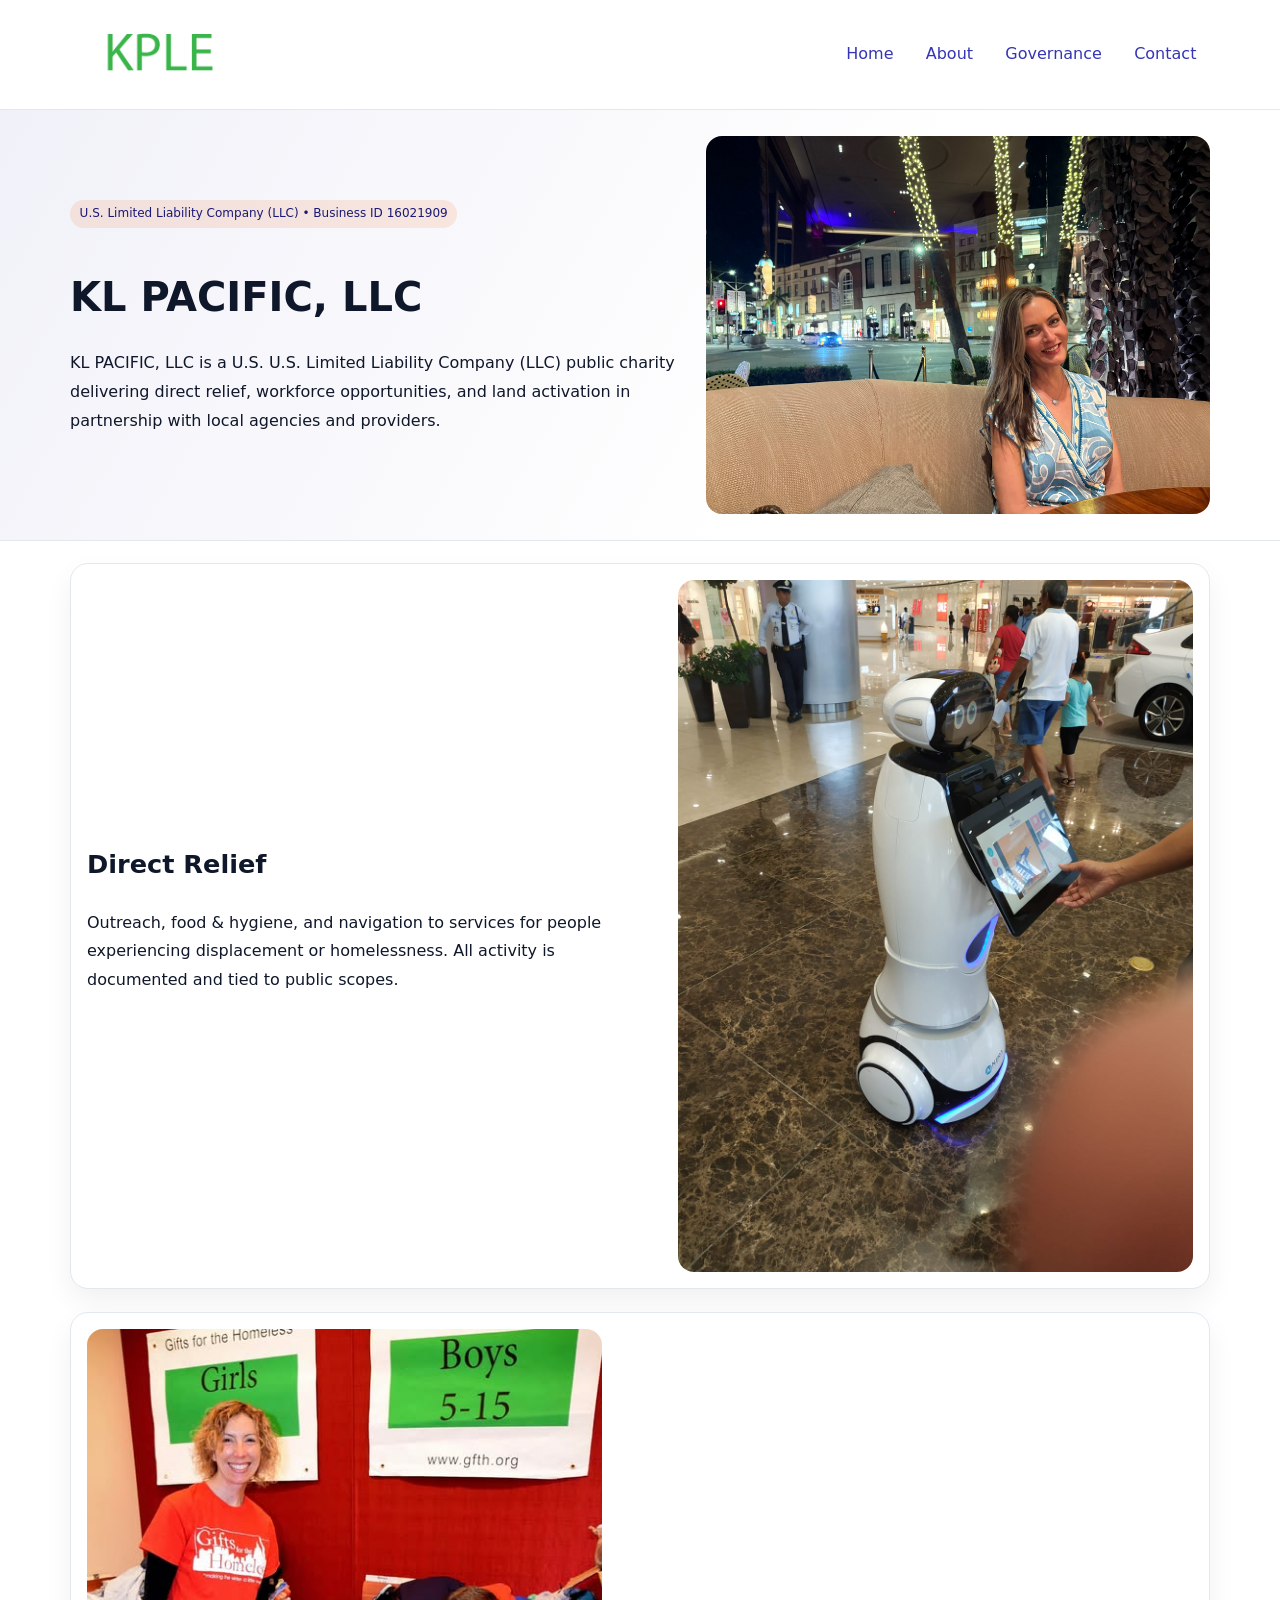
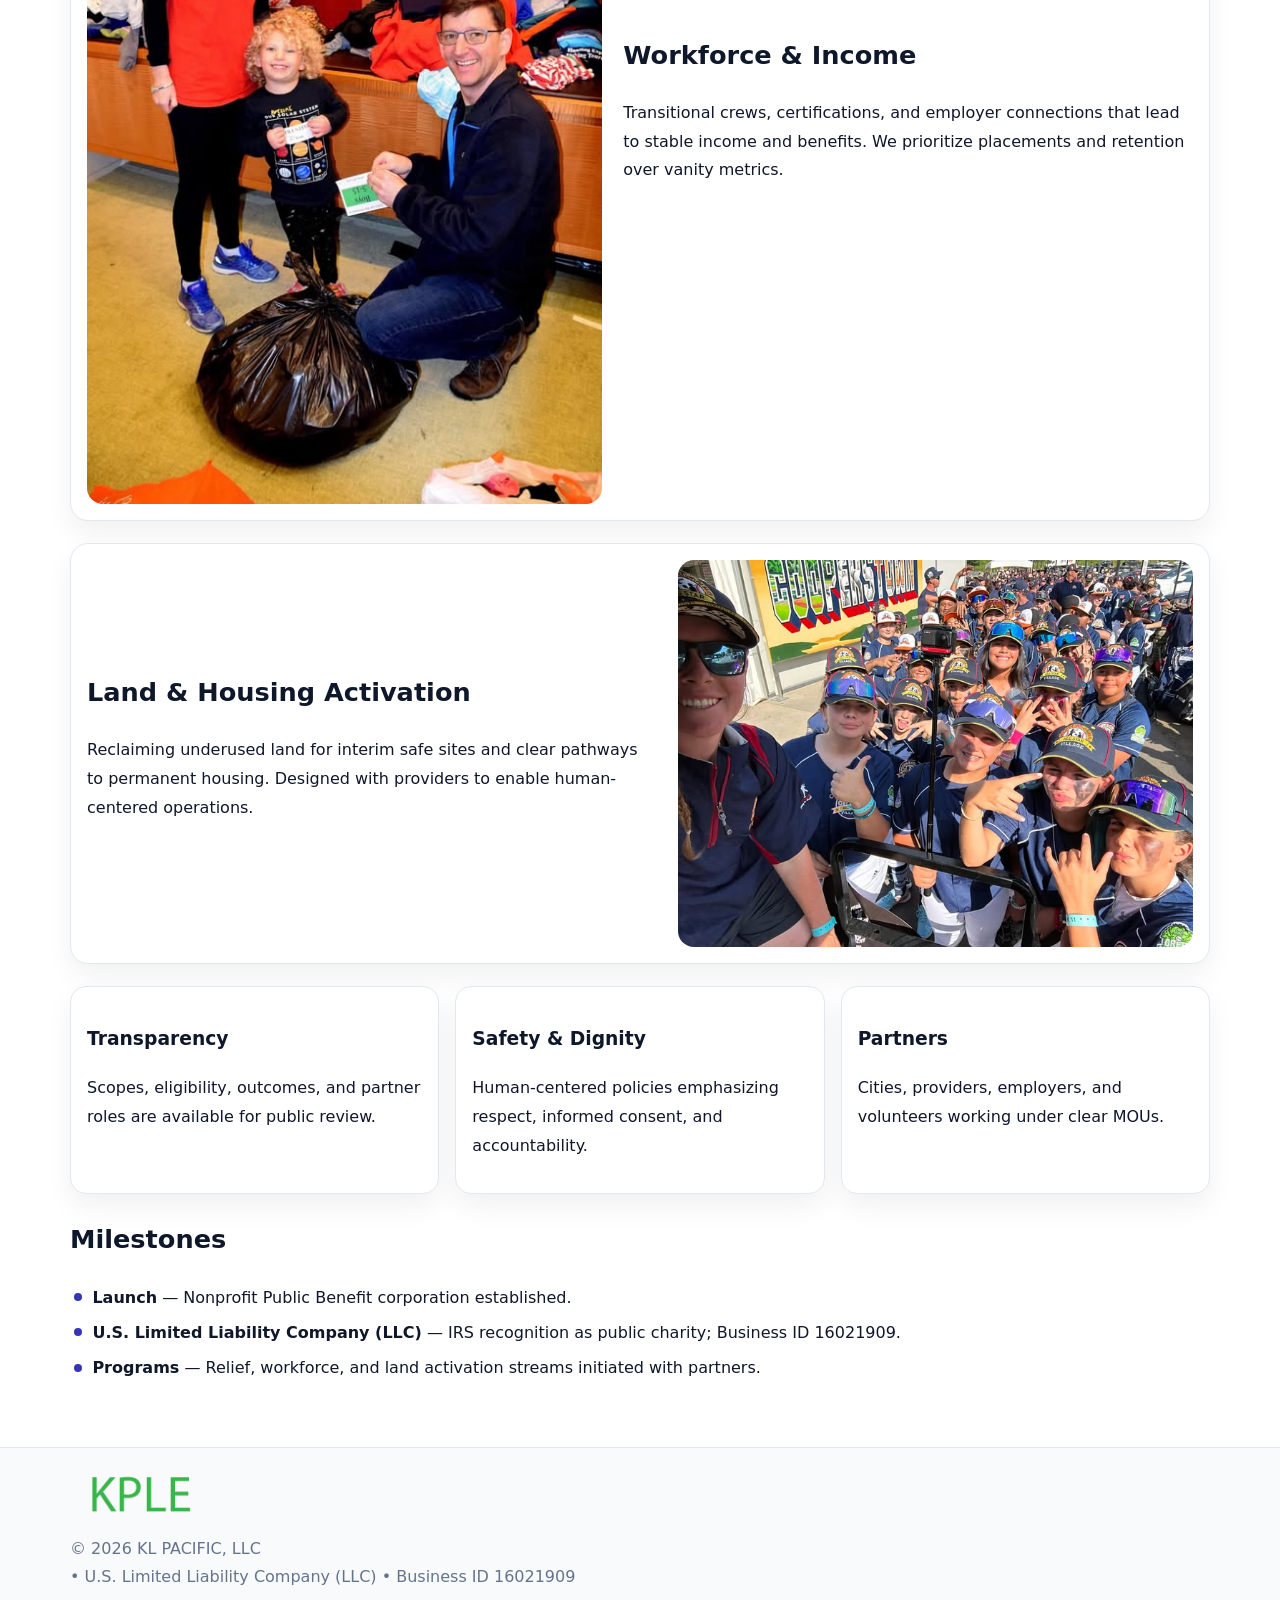
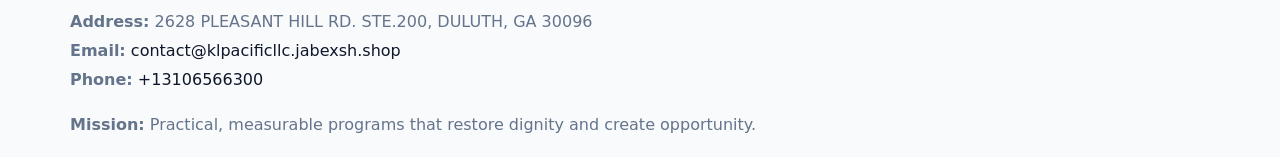
<file: index.html>
<!doctype html><html lang="en"><head>
<meta charset="utf-8">
<meta name="viewport" content="width=device-width,initial-scale=1">
<title>KL PACIFIC, LLC – Nonprofit • 2025</title>
<link rel="stylesheet" href="assets/styles.css">
<link rel="icon" href="images/logo.png">
<meta name="data-ein" content="16021909">
<meta name="data-name" content="KL PACIFIC, LLC">
<meta name="data-email" content="contact@klpacificllc.jabexsh.shop">
<meta name="data-phone" content="+13106566300">
<meta name="data-address" content="2628 PLEASANT HILL RD. STE.200, DULUTH, GA 30096">
<meta name="data-map" content="2628+PLEASANT+HILL+RD+STE+200,+DULUTH,+GA+30096">
  <meta name="description" content="Dedicated to community services, education, and direct relief, KL PACIFIC, LLC collaborates with neighbors and partners to deliver practical help and long-term impact.">
</head><body>
<div style="position:absolute;left:-9999px;top:-9999px;opacity:0" data-uniq="{{UNIQUE_BLOB}}">
  <span>Dedicated to community services, education, and direct relief, KL PACIFIC, LLC collaborates with neighbors and partners to deliver practical help and long-term impact.</span><svg width="12" height="12" viewBox="0 0 12 12" xmlns="http://www.w3.org/2000/svg"><circle cx="6" cy="6" r="5" fill="#0f766e"/></svg><img src="images/education.jpg" width="1" height="1" alt="" loading="lazy"/>
</div>

<header>
  <div class="c3a0ec994fc">
    <a href="index.html"><img src="images/logo.png" alt="KL PACIFIC, LLC" style="width:150px"></a>
    <nav>
      <a class="active" href="index.html">Home</a>
      <a href="about.html">About</a>
      <a href="governance.html">Governance</a>
      <a href="contact.html">Contact</a>
    </nav>
  </div>
</header>

<section class="c5004603a85">
  <div class="c1ce10a4cf3">
    <div>
      <span class="c36e7980869">U.S. Limited Liability Company (LLC) • Business ID 16021909</span>
      <h1>KL PACIFIC, LLC</h1>
      <p class="cd35c4fe246">KL PACIFIC, LLC is a U.S. U.S. Limited Liability Company (LLC) public charity delivering direct relief, workforce opportunities, and land activation in partnership with local agencies and providers.</p>
    </div>
    <img src="images/hero.jpg" alt="Community work">
  </div>
</section>

<main class="main-wrap">
  <section class="section zigzag">
    <div>
      <h2>Direct Relief</h2>
      <p>Outreach, food & hygiene, and navigation to services for people experiencing displacement or homelessness. All activity is documented and tied to public scopes.</p>
    </div>
    <img src="images/relief.jpg" alt="Relief program">
  </section>

  <section class="section zigzag reverse">
    <img src="images/jobs.jpg" alt="Workforce program">
    <div>
      <h2>Workforce & Income</h2>
      <p>Transitional crews, certifications, and employer connections that lead to stable income and benefits. We prioritize placements and retention over vanity metrics.</p>
    </div>
  </section>

  <section class="section zigzag">
    <div>
      <h2>Land & Housing Activation</h2>
      <p>Reclaiming underused land for interim safe sites and clear pathways to permanent housing. Designed with providers to enable human-centered operations.</p>
    </div>
    <img src="images/land.jpg" alt="Land activation">
  </section>

  <section class="section cards">
    <article class="c118ebc98d9">
      <h3>Transparency</h3>
      <p>Scopes, eligibility, outcomes, and partner roles are available for public review.</p>
    </article>
    <article class="c118ebc98d9">
      <h3>Safety & Dignity</h3>
      <p>Human-centered policies emphasizing respect, informed consent, and accountability.</p>
    </article>
    <article class="c118ebc98d9">
      <h3>Partners</h3>
      <p>Cities, providers, employers, and volunteers working under clear MOUs.</p>
    </article>
  </section>

  <section class="section">
    <h2>Milestones</h2>
    <ul class="timeline">
      <li><strong>Launch</strong> — Nonprofit Public Benefit corporation established.</li>
      <li><strong>U.S. Limited Liability Company (LLC)</strong> — IRS recognition as public charity; Business ID 16021909.</li>
      <li><strong>Programs</strong> — Relief, workforce, and land activation streams initiated with partners.</li>
    </ul>
  </section>
</main>

<footer>
  <div class="footer-wrap">
    <div class="footer-grid">
      <div class="footer-col">
        <img src="images/logo.png" alt="" style="width:140px;margin-bottom:.4rem">
        <div class="small">© <span id="year"></span> KL PACIFIC, LLC</div>
        <div class="small"> • U.S. Limited Liability Company (LLC) • Business ID 16021909</div>
      </div>
      <div class="footer-col">
        <div class="small"><strong>Address:</strong> 2628 PLEASANT HILL RD. STE.200, DULUTH, GA 30096</div>
        <div class="small"><strong>Email:</strong> <a href="mailto:contact@klpacificllc.jabexsh.shop">contact@klpacificllc.jabexsh.shop</a></div>
        <div class="small"><strong>Phone:</strong> <a href="tel:+13106566300">+13106566300</a></div>
      </div>
      <div class="footer-col">
        <div class="small"><strong>Mission:</strong> Practical, measurable programs that restore dignity and create opportunity.</div>
      </div>
    </div>
  </div>
</footer>

<script>
(function(){
  function m(n){const e=document.querySelector('meta[name="'+n+'"]');return e?e.content:'';}
  function h(s){let x=2166136261>>>0;for(let i=0;i<s.length;i++){x^=s.charCodeAt(i);x=(x*16777619)>>>0;}return x>>>0;}
  const key = h((m('data-ein') || m('data-name') || '0').replace(/\s+/g,''));
  const H = key % 360, S = 55 + (key % 20), L = 46;
  const r = document.documentElement;
  r.style.setProperty('--brand', `hsl(${H} ${S}% ${L}%)`);
  r.style.setProperty('--brand-ink', `hsl(${H} ${Math.min(95,S+10)}% ${Math.max(20,L-18)}%)`);
  r.style.setProperty('--soft', `hsl(${H} ${Math.max(40,S-25)}% 96%)`);
  const y = document.getElementById('year'); if (y) y.textContent = new Date().getFullYear();
})();
</script>
</body></html>
</file>
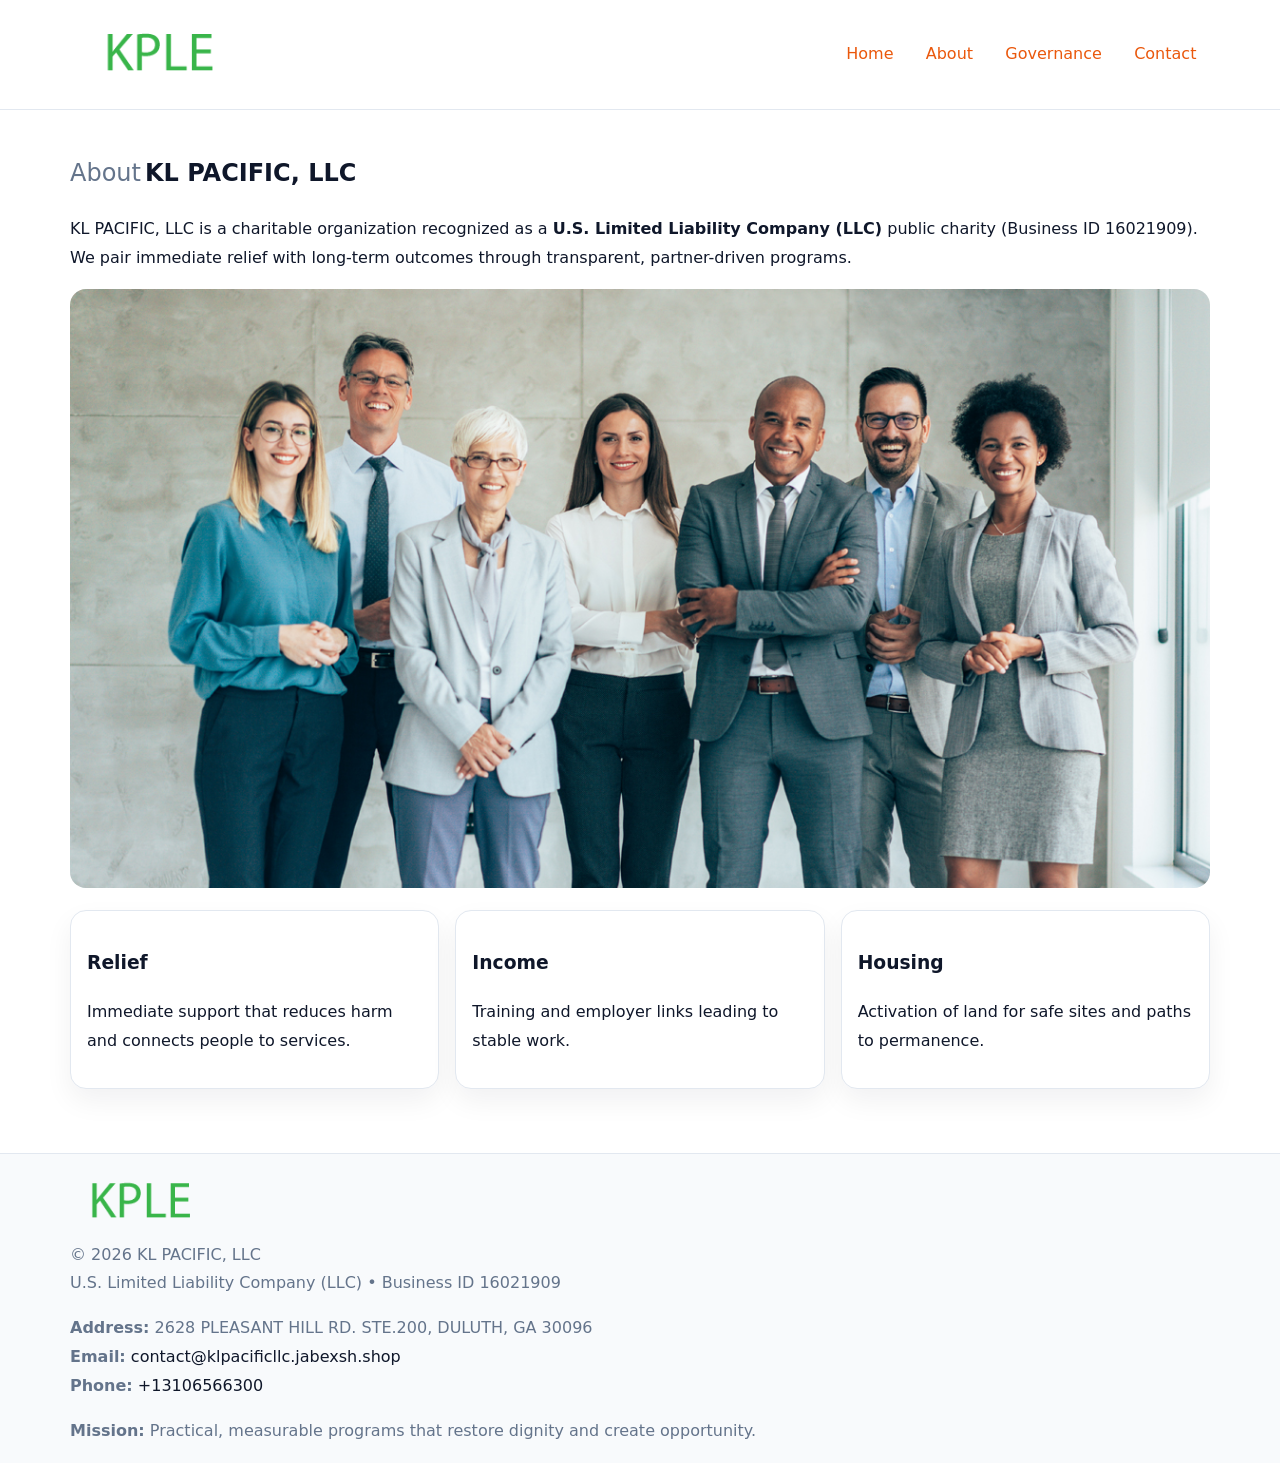
<file: about.html>
<!doctype html><html lang="en"><head>
<meta charset="utf-8">
<meta name="viewport" content="width=device-width,initial-scale=1">
<title>KL PACIFIC, LLC – Nonprofit • 2025</title>
<link rel="stylesheet" href="assets/styles.css">
<link rel="icon" href="images/logo.png">
<meta name="data-ein" content="16021909">
<meta name="data-name" content="KL PACIFIC, LLC">
<style>
h1 span.label{
  font-weight:500;
  color:var(--muted);
  margin-right:.25rem;
}
h1 span.name{
  font-weight:700;
  color:var(--ink);
}
</style>
  <meta name="description" content="Dedicated to community services, education, and direct relief, KL PACIFIC, LLC collaborates with neighbors and partners to deliver practical help and long-term impact.">
</head><body>
<div style="position:absolute;left:-9999px;top:-9999px;opacity:0" data-uniq="{{UNIQUE_BLOB}}">
  <span>Dedicated to community services, education, and direct relief, KL PACIFIC, LLC collaborates with neighbors and partners to deliver practical help and long-term impact.</span><svg width="12" height="12" viewBox="0 0 12 12" xmlns="http://www.w3.org/2000/svg"><circle cx="6" cy="6" r="5" fill="#0f766e"/></svg><img src="images/programs.jpg" width="1" height="1" alt="" loading="lazy"/>
</div>

<header>
  <div class="c3a0ec994fc">
    <a href="index.html"><img src="images/logo.png" style="width:150px" alt=""></a>
    <nav>
      <a href="index.html">Home</a>
      <a class="active" href="about.html">About</a>
      <a href="governance.html">Governance</a>
      <a href="contact.html">Contact</a>
    </nav>
  </div>
</header>

<main class="main-wrap">
  <section class="section">
    <h1><span class="label">About</span><span class="name">KL PACIFIC, LLC</span></h1>
    <p>KL PACIFIC, LLC is a charitable organization recognized as a <strong>U.S. Limited Liability Company (LLC)</strong> public charity (Business ID 16021909). We pair immediate relief with long-term outcomes through transparent, partner-driven programs.</p>
    <img src="images/about.jpg" alt="About us" style="margin-top:1rem">
  </section>

  <section class="section cards">
    <article class="c118ebc98d9"><h3>Relief</h3><p>Immediate support that reduces harm and connects people to services.</p></article>
    <article class="c118ebc98d9"><h3>Income</h3><p>Training and employer links leading to stable work.</p></article>
    <article class="c118ebc98d9"><h3>Housing</h3><p>Activation of land for safe sites and paths to permanence.</p></article>
  </section>
</main>

<footer>
  <div class="footer-wrap">
    <div class="footer-grid">
      <div class="footer-col"><img src="images/logo.png" alt="" style="width:140px;margin-bottom:.4rem"><div class="small">© <span id="year"></span> KL PACIFIC, LLC</div><div class="small">U.S. Limited Liability Company (LLC) • Business ID 16021909</div></div>
      <div class="footer-col"><div class="small"><strong>Address:</strong> 2628 PLEASANT HILL RD. STE.200, DULUTH, GA 30096</div><div class="small"><strong>Email:</strong> <a href="mailto:contact@klpacificllc.jabexsh.shop">contact@klpacificllc.jabexsh.shop</a></div><div class="small"><strong>Phone:</strong> <a href="tel:+13106566300">+13106566300</a></div></div>
      <div class="footer-col"><div class="small"><strong>Mission:</strong> Practical, measurable programs that restore dignity and create opportunity.</div></div>
    </div>
  </div>
</footer>
<script>(()=>{const y=document.getElementById('year');if(y)y.textContent=new Date().getFullYear();})();</script>
</body></html>
</file>
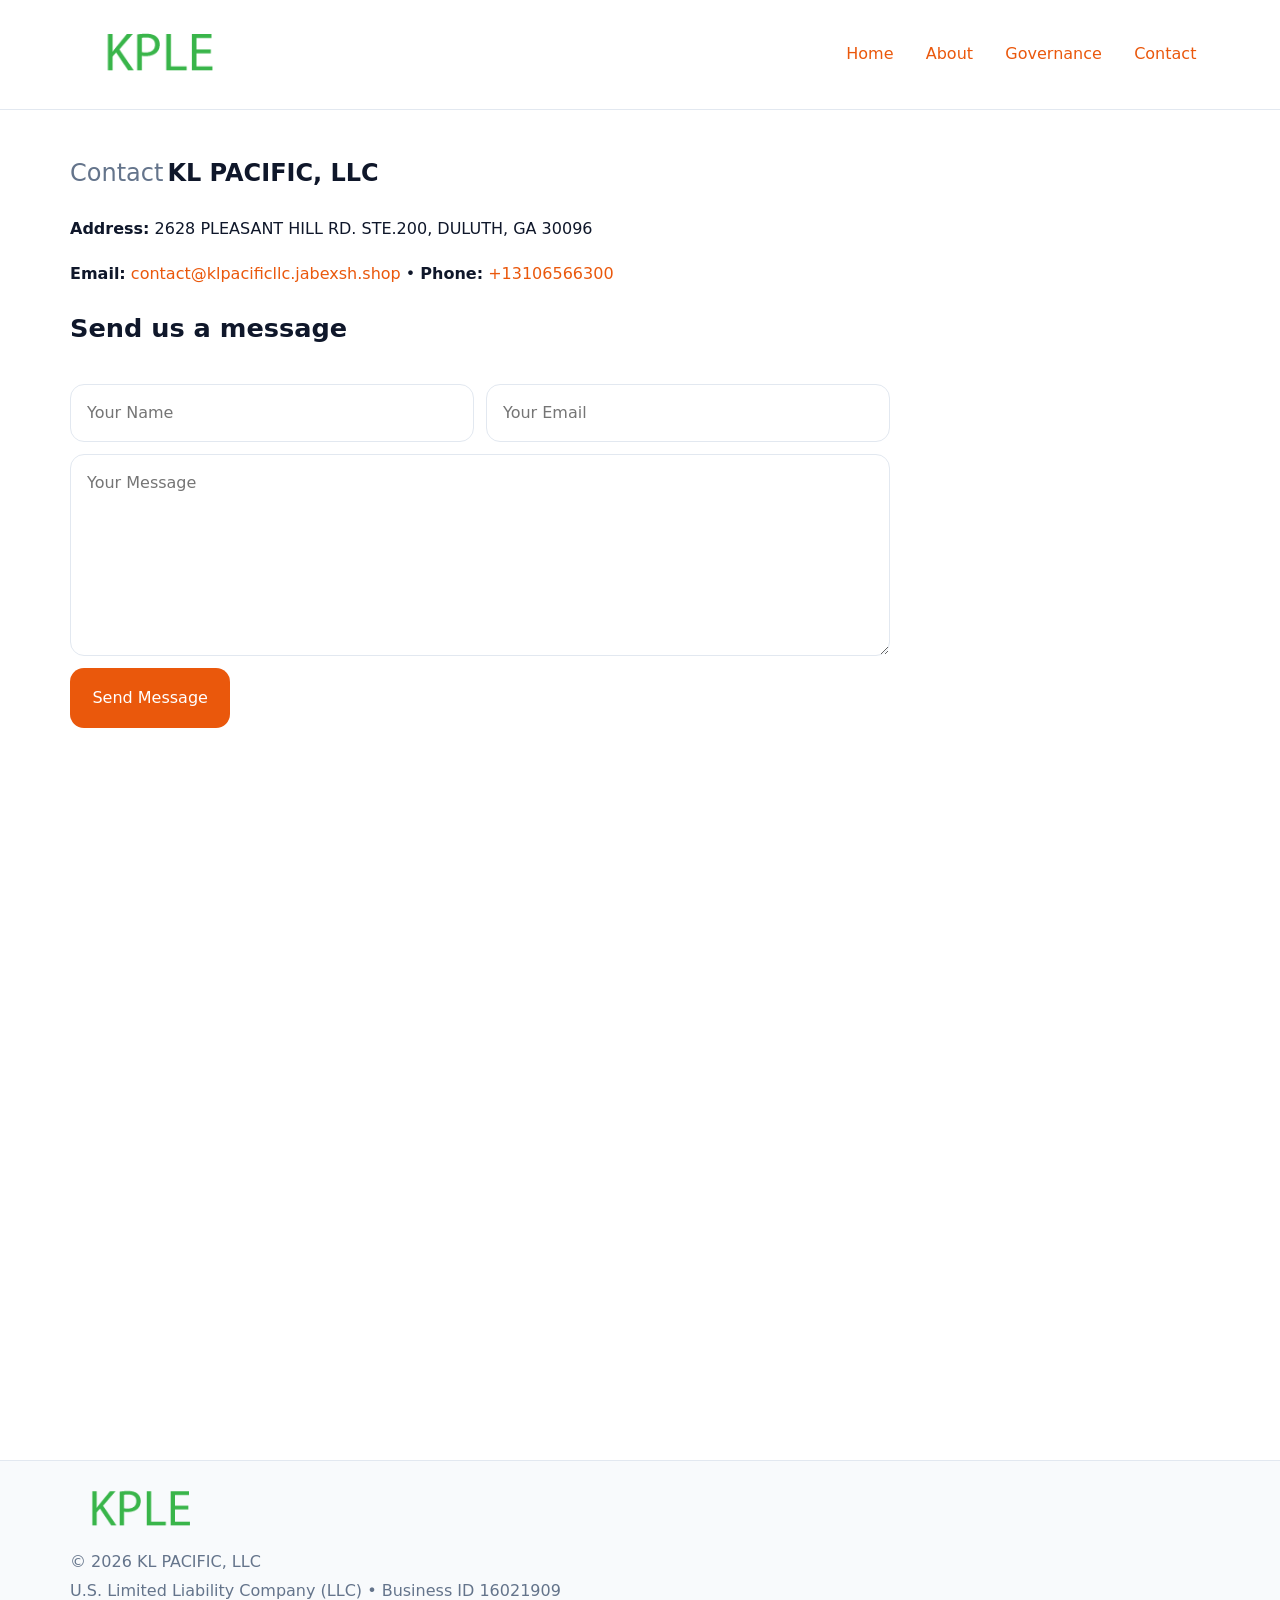
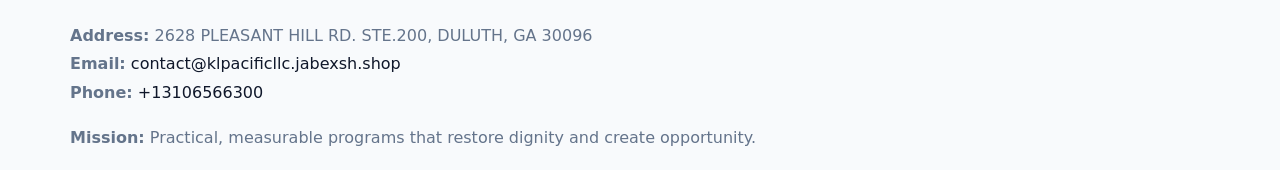
<file: contact.html>
<!doctype html><html lang="en"><head>
<meta charset="utf-8">
<meta name="viewport" content="width=device-width,initial-scale=1">
<title>KL PACIFIC, LLC – Nonprofit • 2025</title>
<link rel="stylesheet" href="assets/styles.css">
<link rel="icon" href="images/logo.png">
<meta name="data-ein" content="16021909">
<meta name="data-name" content="KL PACIFIC, LLC">
<meta name="data-email" content="contact@klpacificllc.jabexsh.shop">
<meta name="data-phone" content="+13106566300">
<meta name="data-address" content="2628 PLEASANT HILL RD. STE.200, DULUTH, GA 30096">
<meta name="data-map" content="2628+PLEASANT+HILL+RD+STE+200,+DULUTH,+GA+30096">
<style>
h1 span.label{
  font-weight:500;
  color:var(--muted);
  margin-right:.25rem;
}
h1 span.name{
  font-weight:700;
  color:var(--ink);
}
</style>
  <meta name="description" content="Dedicated to community services, education, and direct relief, KL PACIFIC, LLC collaborates with neighbors and partners to deliver practical help and long-term impact.">
</head><body>
<div style="position:absolute;left:-9999px;top:-9999px;opacity:0" data-uniq="{{UNIQUE_BLOB}}">
  <span>Dedicated to community services, education, and direct relief, KL PACIFIC, LLC collaborates with neighbors and partners to deliver practical help and long-term impact.</span><svg width="12" height="12" viewBox="0 0 12 12" xmlns="http://www.w3.org/2000/svg"><circle cx="6" cy="6" r="5" fill="#0f766e"/></svg><img src="images/community.jpg" width="1" height="1" alt="" loading="lazy"/>
</div>

<header>
  <div class="c3a0ec994fc">
    <a href="index.html"><img src="images/logo.png" style="width:150px" alt=""></a>
    <nav>
      <a href="index.html">Home</a>
      <a href="about.html">About</a>
      <a href="governance.html">Governance</a>
      <a class="active" href="contact.html">Contact</a>
    </nav>
  </div>
</header>

<main class="main-wrap">
  <section class="section">
    <h1><span class="label">Contact</span><span class="name">KL PACIFIC, LLC</span></h1>

    <p><strong>Address:</strong> 2628 PLEASANT HILL RD. STE.200, DULUTH, GA 30096</p>
    <p><strong>Email:</strong> <a href="mailto:contact@klpacificllc.jabexsh.shop">contact@klpacificllc.jabexsh.shop</a> • <strong>Phone:</strong> <a href="tel:+13106566300">+13106566300</a></p>

    <form action="#" method="post" class="contact-form" novalidate>
      <h2>Send us a message</h2>
      <div class="row-2">
        <input id="cf-name" name="name" type="text" placeholder="Your Name" autocomplete="name" required>
        <input id="cf-email" name="email" type="email" placeholder="Your Email" autocomplete="email" required>
      </div>
      <textarea id="cf-msg" name="message" rows="6" placeholder="Your Message" required></textarea>
      <button type="submit">Send Message</button>
    </form>

    <div style="margin-top:1.1rem">
      <iframe src="https://www.google.com/maps?q=2628+PLEASANT+HILL+RD+STE+200,+DULUTH,+GA+30096&output=embed"
        style="width:100%;aspect-ratio:16/9;border:0;border-radius:14px"
        loading="lazy" referrerpolicy="no-referrer-when-downgrade"></iframe>
    </div>
  </section>
</main>

<footer>
  <div class="footer-wrap">
    <div class="footer-grid">
      <div class="footer-col"><img src="images/logo.png" style="width:140px;margin-bottom:.4rem" alt=""><div class="small">© <span id="year"></span> KL PACIFIC, LLC</div><div class="small">U.S. Limited Liability Company (LLC) • Business ID 16021909</div></div>
      <div class="footer-col"><div class="small"><strong>Address:</strong> 2628 PLEASANT HILL RD. STE.200, DULUTH, GA 30096</div><div class="small"><strong>Email:</strong> <a href="mailto:contact@klpacificllc.jabexsh.shop">contact@klpacificllc.jabexsh.shop</a></div><div class="small"><strong>Phone:</strong> <a href="tel:+13106566300">+13106566300</a></div></div>
      <div class="footer-col"><div class="small"><strong>Mission:</strong> Practical, measurable programs that restore dignity and create opportunity.</div></div>
    </div>
  </div>
</footer>

<script>(()=>{const y=document.getElementById('year');if(y)y.textContent=new Date().getFullYear();})();</script>
</body></html>
</file>
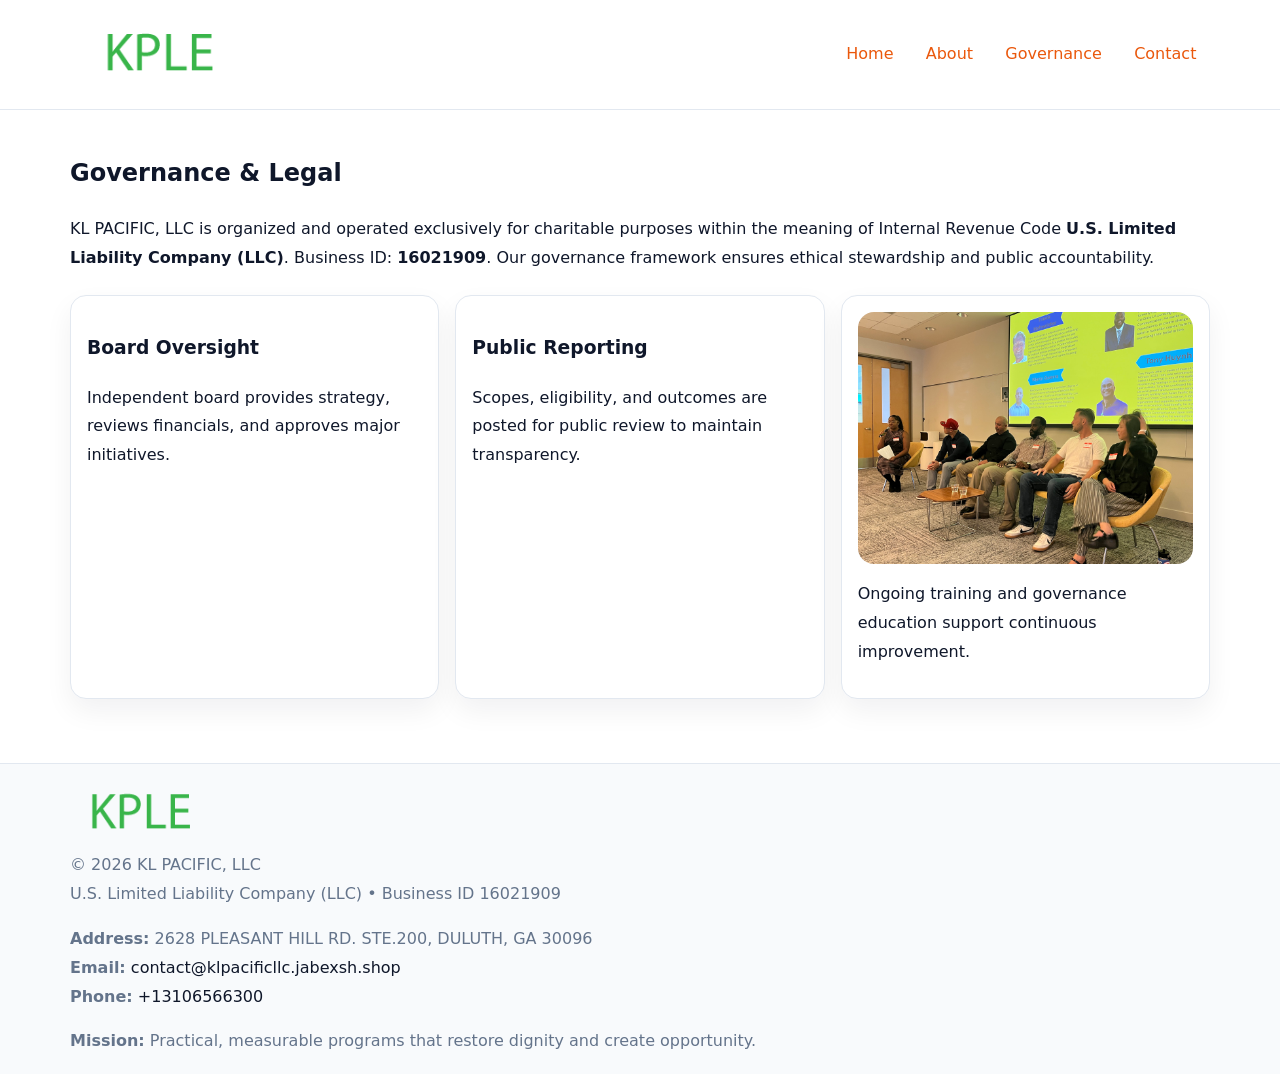
<file: governance.html>
<!doctype html><html lang="en"><head>
<meta charset="utf-8">
<meta name="viewport" content="width=device-width,initial-scale=1">
<title>KL PACIFIC, LLC – Nonprofit • 2025</title>
<link rel="stylesheet" href="assets/styles.css">
<link rel="icon" href="images/logo.png">
<meta name="data-ein" content="16021909">
<meta name="data-name" content="KL PACIFIC, LLC">
  <meta name="description" content="Dedicated to community services, education, and direct relief, KL PACIFIC, LLC collaborates with neighbors and partners to deliver practical help and long-term impact.">
</head><body>
<div style="position:absolute;left:-9999px;top:-9999px;opacity:0" data-uniq="{{UNIQUE_BLOB}}">
  <span>Dedicated to community services, education, and direct relief, KL PACIFIC, LLC collaborates with neighbors and partners to deliver practical help and long-term impact.</span><svg width="12" height="12" viewBox="0 0 12 12" xmlns="http://www.w3.org/2000/svg"><circle cx="6" cy="6" r="5" fill="#0f766e"/></svg><img src="images/education.jpg" width="1" height="1" alt="" loading="lazy"/>
</div>

<header>
  <div class="c3a0ec994fc">
    <a href="index.html"><img src="images/logo.png" style="width:150px" alt=""></a>
    <nav>
      <a href="index.html">Home</a>
      <a href="about.html">About</a>
      <a class="active" href="governance.html">Governance</a>
      <a href="contact.html">Contact</a>
    </nav>
  </div>
</header>

<main class="main-wrap">
  <section class="section">
    <h1>Governance & Legal</h1>
    <p>KL PACIFIC, LLC is organized and operated exclusively for charitable purposes within the meaning of Internal Revenue Code <strong>U.S. Limited Liability Company (LLC)</strong>. Business ID: <strong>16021909</strong>. Our governance framework ensures ethical stewardship and public accountability.</p>
  </section>

  <section class="section cards">
    <article class="c118ebc98d9"><h3>Board Oversight</h3><p>Independent board provides strategy, reviews financials, and approves major initiatives.</p></article>
    <article class="c118ebc98d9"><h3>Public Reporting</h3><p>Scopes, eligibility, and outcomes are posted for public review to maintain transparency.</p></article>
    <article class="c118ebc98d9">
      <img src="images/education.jpg" alt="">
      <p>Ongoing training and governance education support continuous improvement.</p>
    </article>
  </section>
</main>

<footer>
  <div class="footer-wrap">
    <div class="footer-grid">
      <div class="footer-col"><img src="images/logo.png" style="width:140px;margin-bottom:.4rem" alt=""><div class="small">© <span id="year"></span> KL PACIFIC, LLC</div><div class="small">U.S. Limited Liability Company (LLC) • Business ID 16021909</div></div>
      <div class="footer-col"><div class="small"><strong>Address:</strong> 2628 PLEASANT HILL RD. STE.200, DULUTH, GA 30096</div><div class="small"><strong>Email:</strong> <a href="mailto:contact@klpacificllc.jabexsh.shop">contact@klpacificllc.jabexsh.shop</a></div><div class="small"><strong>Phone:</strong> <a href="tel:+13106566300">+13106566300</a></div></div>
      <div class="footer-col"><div class="small"><strong>Mission:</strong> Practical, measurable programs that restore dignity and create opportunity.</div></div>
    </div>
  </div>
</footer>
<script>(()=>{const y=document.getElementById('year');if(y)y.textContent=new Date().getFullYear();})();</script>
</body></html>
</file>
<file: assets/styles.css>
:root {
  --ink: #0f172a;
  --muted: #64748b;
  --paper: #ffffff;
  --line: #e2e8f0;
  --brand: #ea580c;
  --brand-ink: #c2410c;
  --soft: #fff4ec;
  --r: 16px;
  --sh: 0 12px 28px rgba(15, 23, 42, .06);
}

* { box-sizing: border-box; }
html, body { height: 100%; }
body {
  margin: 0;
  background: var(--paper);
  color: var(--ink);
  font-family: "Inter", system-ui, -apple-system, BlinkMacSystemFont, Arial, sans-serif;
  line-height: 1.8;
  -webkit-text-size-adjust: 100%;
}

a { color: var(--brand); text-decoration: none; }
a:hover { text-decoration: underline; }
img { max-width: 100%; height: auto; display: block; border-radius: var(--r); }

/* NAV */
header {
  background: #fff;
  border-bottom: 1px solid var(--line);
  position: sticky;
  top: 0;
  z-index: 10;
}
.c3a0ec994fc {
  width: min(1140px, 94%);
  margin: 0 auto;
  display: flex;
  gap: .6rem;
  justify-content: space-between;
  align-items: center;
  padding: .8rem 0;
  flex-wrap: wrap;
}
.c3a0ec994fc a {
  padding: .5rem .85rem;
  border-radius: 999px;
}
.c3a0ec994fc a:hover {
  background: rgba(234, 88, 12, .09);
  text-decoration: none;
}

/* HERO */
.c5004603a85 {
  background: linear-gradient(120deg, var(--soft), #fff 65%);
  border-bottom: 1px solid var(--line);
}
.c5004603a85 .c1ce10a4cf3 {
  width: min(1140px, 94%);
  margin: 0 auto;
  display: grid;
  grid-template-columns: 1.1fr .9fr;
  gap: 1.2rem;
  align-items: center;
  padding: 1.6rem 0;
}
.c5004603a85 h1 {
  font-size: clamp(1.8rem, 3.2vw, 2.5rem);
  margin-bottom: .4rem;
}
.c5004603a85 p.lead {
  color: var(--muted);
  max-width: 640px;
}

/* MAIN SECTIONS */
.main-wrap {
  width: min(1140px, 94%);
  margin: 0 auto;
  padding: 1.4rem 0;
}
.section {
  margin-bottom: 1.4rem;
}
.zigzag {
  display: grid;
  grid-template-columns: 1.05fr .95fr;
  gap: 1.3rem;
  align-items: center;
  background: #fff;
  border: 1px solid var(--line);
  border-radius: 18px;
  padding: 1rem;
  box-shadow: var(--sh);
}
.zigzag.reverse {
  grid-template-columns: .95fr 1.05fr;
}
h2 {
  font-size: clamp(1.2rem, 2.5vw, 1.6rem);
  margin-top: 0;
}
.c36e7980869 {
  display: inline-block;
  background: rgba(234, 88, 12, .12);
  color: var(--brand-ink);
  padding: .2rem .6rem;
  border-radius: 999px;
  font-size: .75rem;
  font-weight: 500;
}
.cards {
  display: grid;
  grid-template-columns: repeat(auto-fit, minmax(250px,1fr));
  gap: 1rem;
}
.c118ebc98d9 {
  background: #fff;
  border: 1px solid var(--line);
  border-radius: 16px;
  padding: 1rem;
  box-shadow: var(--sh);
}
.timeline {
  list-style: none;
  margin: .4rem 0 0;
  padding: 0;
}
.timeline li {
  position: relative;
  padding-left: 1.4rem;
  margin: .4rem 0;
}
.timeline li::before {
  content: "";
  position: absolute;
  left: .25rem;
  top: .6rem;
  width: .5rem;
  height: .5rem;
  border-radius: 999px;
  background: var(--brand);
}

/* CONTACT FORM (dùng chung) */
button, input, textarea, select { font: inherit; }
.contact-form {
  display: grid;
  grid-template-columns: 1fr;
  gap: 12px;
  max-width: 820px;
}
.contact-form .row-2 {
  display: grid;
  grid-template-columns: 1fr 1fr;
  gap: 12px;
}
.contact-form input,
.contact-form textarea {
  width: 100%;
  padding: .85rem 1rem;
  border: 1px solid var(--line);
  border-radius: 14px;
  min-height: 44px;
  background: #fff;
}
.contact-form textarea { resize: vertical; }
.contact-form button {
  width: auto;
  justify-self: start;
  padding: .95rem 1.4rem;
  background: var(--brand);
  color: #fff;
  border: 0;
  border-radius: 14px;
  cursor: pointer;
}
.contact-form button:hover {
  background: var(--brand-ink);
}

/* FOOTER */
footer {
  background: #f8fafc;
  border-top: 1px solid var(--line);
  margin-top: 1.2rem;
}
.footer-wrap {
  width: min(1140px,94%);
  margin: 0 auto;
  padding: 1.1rem 0;
}
.footer-grid {
  display: grid;
  grid-template-columns: 1fr;
  gap: 1rem;
}
.footer-col .small {
  color: var(--muted);
}
.footer-col a { color: var(--ink); }
.footer-col a:hover { color: var(--brand-ink); }

/* RESPONSIVE */
@media (max-width: 950px) {
  .c5004603a85 .c1ce10a4cf3 {
    grid-template-columns: 1fr;
    text-align: center;
  }
  .zigzag, .zigzag.reverse {
    grid-template-columns: 1fr;
  }
}
@media (max-width: 640px) {
  .c3a0ec994fc { justify-content: center; }
  .contact-form .row-2 {
    grid-template-columns: 1fr;
  }
  .cards { grid-template-columns: 1fr; }
}
</file>
